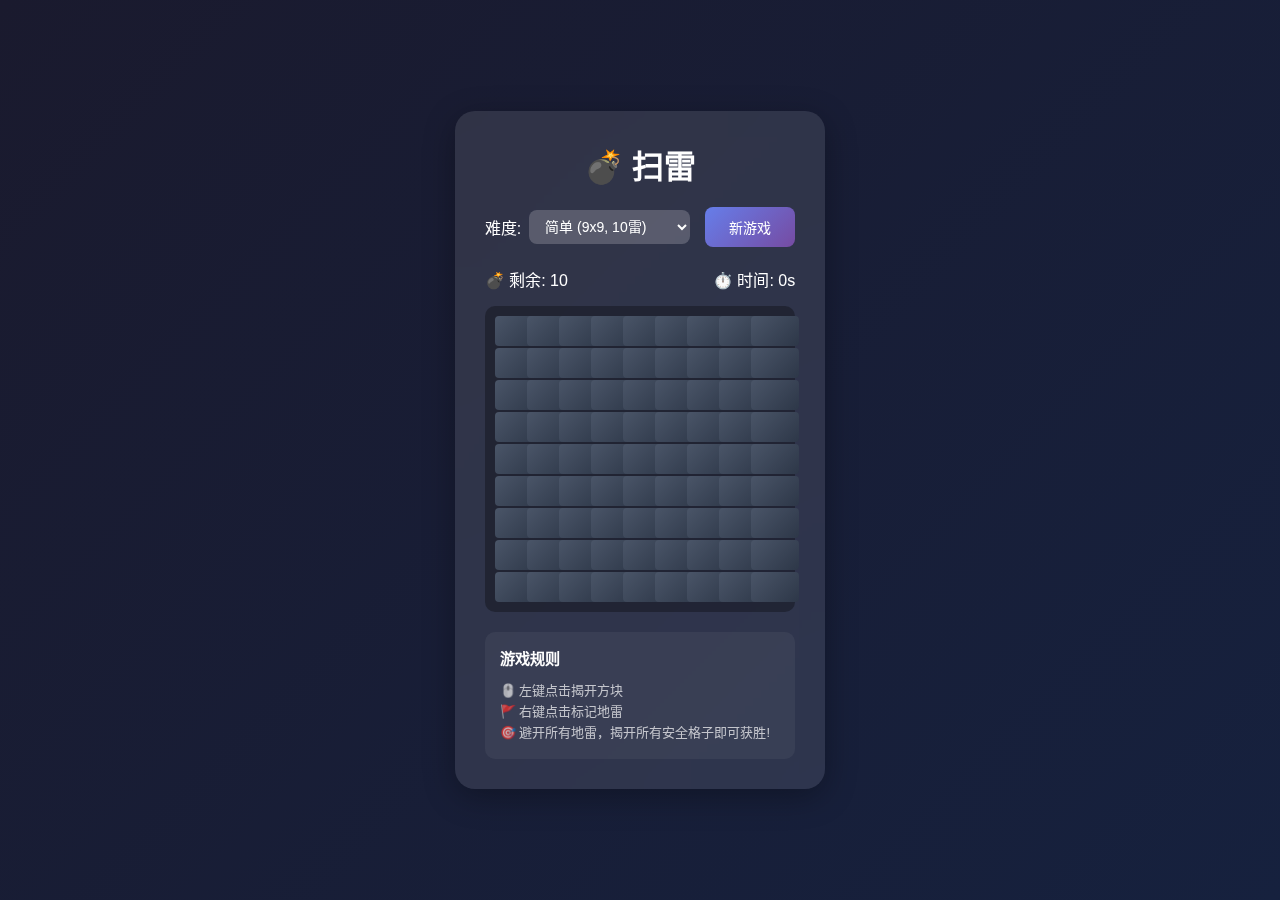
<file: minesweeper/index.html>
<!DOCTYPE html>
<html lang="zh-CN">
<head>
    <meta charset="UTF-8">
    <meta name="viewport" content="width=device-width, initial-scale=1.0">
    <title>扫雷游戏</title>
    <style>
        * {
            margin: 0;
            padding: 0;
            box-sizing: border-box;
        }

        body {
            font-family: -apple-system, BlinkMacSystemFont, 'Segoe UI', Roboto, sans-serif;
            background: linear-gradient(135deg, #1a1a2e 0%, #16213e 100%);
            min-height: 100vh;
            display: flex;
            justify-content: center;
            align-items: center;
            padding: 20px;
        }

        .game-container {
            background: rgba(255, 255, 255, 0.1);
            backdrop-filter: blur(10px);
            border-radius: 20px;
            padding: 30px;
            box-shadow: 0 8px 32px rgba(0, 0, 0, 0.3);
        }

        h1 {
            color: #fff;
            text-align: center;
            margin-bottom: 20px;
            font-size: 2rem;
        }

        .controls {
            display: flex;
            gap: 15px;
            margin-bottom: 20px;
            flex-wrap: wrap;
            justify-content: center;
        }

        .controls label {
            color: #fff;
            display: flex;
            align-items: center;
            gap: 8px;
        }

        .controls select,
        .controls input {
            padding: 8px 12px;
            border-radius: 8px;
            border: none;
            background: rgba(255, 255, 255, 0.2);
            color: #fff;
            font-size: 14px;
        }

        .controls select option {
            background: #1a1a2e;
        }

        button {
            padding: 10px 24px;
            border-radius: 8px;
            border: none;
            background: linear-gradient(135deg, #667eea 0%, #764ba2 100%);
            color: #fff;
            font-size: 14px;
            cursor: pointer;
            transition: transform 0.2s, box-shadow 0.2s;
        }

        button:hover {
            transform: translateY(-2px);
            box-shadow: 0 4px 15px rgba(102, 126, 234, 0.4);
        }

        .status-bar {
            display: flex;
            justify-content: space-between;
            margin-bottom: 15px;
            color: #fff;
            font-size: 16px;
        }

        .board {
            display: grid;
            gap: 2px;
            background: rgba(0, 0, 0, 0.3);
            padding: 10px;
            border-radius: 10px;
        }

        .cell {
            width: 30px;
            height: 30px;
            border-radius: 4px;
            border: none;
            cursor: pointer;
            font-weight: bold;
            font-size: 14px;
            transition: all 0.15s ease;
            display: flex;
            align-items: center;
            justify-content: center;
        }

        .cell.hidden {
            background: linear-gradient(135deg, #4a5568 0%, #2d3748 100%);
        }

        .cell.hidden:hover {
            background: linear-gradient(135deg, #5a6578 0%, #3d4758 100%);
        }

        .cell.revealed {
            background: rgba(255, 255, 255, 0.1);
            cursor: default;
        }

        .cell.mine {
            background: linear-gradient(135deg, #e53e3e 0%, #c53030 100%);
        }

        .cell.flagged {
            background: linear-gradient(135deg, #ed8936 0%, #dd6b20 100%);
        }

        .cell[data-number="1"] { color: #3182ce; }
        .cell[data-number="2"] { color: #38a169; }
        .cell[data-number="3"] { color: #e53e3e; }
        .cell[data-number="4"] { color: #805ad5; }
        .cell[data-number="5"] { color: #dd6b20; }
        .cell[data-number="6"] { color: #00b5d8; }
        .cell[data-number="7"] { color: #1a202c; }
        .cell[data-number="8"] { color: #718096; }

        .message {
            text-align: center;
            margin-top: 15px;
            padding: 15px;
            border-radius: 10px;
            font-size: 18px;
            font-weight: bold;
            color: #fff;
        }

        .message.win {
            background: linear-gradient(135deg, #48bb78 0%, #38a169 100%);
        }

        .message.lose {
            background: linear-gradient(135deg, #f56565 0%, #e53e3e 100%);
        }

        .instructions {
            margin-top: 20px;
            padding: 15px;
            background: rgba(255, 255, 255, 0.05);
            border-radius: 10px;
            color: rgba(255, 255, 255, 0.7);
            font-size: 13px;
            line-height: 1.6;
        }

        .instructions h3 {
            color: #fff;
            margin-bottom: 10px;
        }
    </style>
</head>
<body>
    <div class="game-container">
        <h1>💣 扫雷</h1>

        <div class="controls">
            <label>
                难度:
                <select id="difficulty">
                    <option value="easy">简单 (9x9, 10雷)</option>
                    <option value="medium">中等 (16x16, 40雷)</option>
                    <option value="hard">困难 (30x16, 99雷)</option>
                </select>
            </label>
            <button onclick="newGame()">新游戏</button>
        </div>

        <div class="status-bar">
            <span>💣 剩余: <span id="mines-left">0</span></span>
            <span>⏱️ 时间: <span id="timer">0</span>s</span>
        </div>

        <div class="board" id="board"></div>

        <div class="message" id="message" style="display: none;"></div>

        <div class="instructions">
            <h3>游戏规则</h3>
            <p>🖱️ 左键点击揭开方块</p>
            <p>🚩 右键点击标记地雷</p>
            <p>🎯 避开所有地雷，揭开所有安全格子即可获胜!</p>
        </div>
    </div>

    <script>
        const difficulties = {
            easy: { rows: 9, cols: 9, mines: 10 },
            medium: { rows: 16, cols: 16, mines: 40 },
            hard: { rows: 16, cols: 30, mines: 99 }
        };

        let board = [];
        let revealed = [];
        let flagged = [];
        let gameOver = false;
        let timer = 0;
        let timerInterval = null;
        let currentDifficulty = 'easy';
        let firstClick = true;

        function newGame() {
            const diff = difficulties[currentDifficulty];
            const { rows, cols, mines } = diff;

            // 重置状态
            board = [];
            revealed = [];
            flagged = [];
            gameOver = false;
            timer = 0;
            firstClick = true;

            clearInterval(timerInterval);
            document.getElementById('timer').textContent = '0';
            document.getElementById('mines-left').textContent = mines;
            document.getElementById('message').style.display = 'none';
            document.getElementById('message').className = 'message';

            // 初始化棋盘
            for (let i = 0; i < rows; i++) {
                board[i] = [];
                revealed[i] = [];
                flagged[i] = [];
                for (let j = 0; j < cols; j++) {
                    board[i][j] = 0;
                    revealed[i][j] = false;
                    flagged[i][j] = false;
                }
            }

            renderBoard();
        }

        function placeMines(excludeRow, excludeCol) {
            const diff = difficulties[currentDifficulty];
            let { rows, cols, mines } = diff;

            let placed = 0;
            while (placed < mines) {
                const row = Math.floor(Math.random() * rows);
                const col = Math.floor(Math.random() * cols);

                // 排除第一次点击周围
                if (Math.abs(row - excludeRow) <= 1 && Math.abs(col - excludeCol) <= 1) {
                    continue;
                }

                if (board[row][col] !== -1) {
                    board[row][col] = -1;
                    placed++;
                }
            }

            // 计算数字
            for (let i = 0; i < rows; i++) {
                for (let j = 0; j < cols; j++) {
                    if (board[i][j] === -1) continue;
                    let count = 0;
                    for (let di = -1; di <= 1; di++) {
                        for (let dj = -1; dj <= 1; dj++) {
                            const ni = i + di;
                            const nj = j + dj;
                            if (ni >= 0 && ni < rows && nj >= 0 && nj < cols && board[ni][nj] === -1) {
                                count++;
                            }
                        }
                    }
                    board[i][j] = count;
                }
            }
        }

        function renderBoard() {
            const diff = difficulties[currentDifficulty];
            const { rows, cols } = diff;

            const boardEl = document.getElementById('board');
            boardEl.innerHTML = '';
            boardEl.style.gridTemplateColumns = `repeat(${cols}, 30px)`;

            for (let i = 0; i < rows; i++) {
                for (let j = 0; j < cols; j++) {
                    const cell = document.createElement('button');
                    cell.className = 'cell hidden';
                    cell.dataset.row = i;
                    cell.dataset.col = j;

                    cell.addEventListener('click', () => handleClick(i, j));
                    cell.addEventListener('contextmenu', (e) => {
                        e.preventDefault();
                        handleRightClick(i, j);
                    });

                    boardEl.appendChild(cell);
                }
            }
        }

        function handleClick(row, col) {
            if (gameOver || flagged[row][col] || revealed[row][col]) return;

            if (firstClick) {
                firstClick = false;
                placeMines(row, col);
                startTimer();
            }

            revealCell(row, col);
            checkWin();
        }

        function handleRightClick(row, col) {
            if (gameOver || revealed[row][col]) return;

            const cell = document.querySelector(`[data-row="${row}"][data-col="${col}"]`);
            const diff = difficulties[currentDifficulty];

            if (flagged[row][col]) {
                flagged[row][col] = false;
                cell.classList.remove('flagged');
                cell.textContent = '';
                document.getElementById('mines-left').textContent =
                    parseInt(document.getElementById('mines-left').textContent) + 1;
            } else {
                flagged[row][col] = true;
                cell.classList.add('flagged');
                cell.textContent = '🚩';
                document.getElementById('mines-left').textContent =
                    parseInt(document.getElementById('mines-left').textContent) - 1;
            }
        }

        function revealCell(row, col) {
            const diff = difficulties[currentDifficulty];
            const { rows, cols } = diff;

            if (row < 0 || row >= rows || col < 0 || col >= cols) return;
            if (revealed[row][col] || flagged[row][col]) return;

            revealed[row][col] = true;
            const cell = document.querySelector(`[data-row="${row}"][data-col="${col}"]`);
            cell.classList.remove('hidden');
            cell.classList.add('revealed');

            if (board[row][col] === -1) {
                // 踩到地雷
                cell.classList.add('mine');
                cell.textContent = '💣';
                endGame(false);
                return;
            }

            if (board[row][col] > 0) {
                cell.textContent = board[row][col];
                cell.dataset.number = board[row][col];
            } else {
                // 空白格子，递归揭开周围
                for (let di = -1; di <= 1; di++) {
                    for (let dj = -1; dj <= 1; dj++) {
                        revealCell(row + di, col + dj);
                    }
                }
            }
        }

        function checkWin() {
            if (gameOver) return;

            const diff = difficulties[currentDifficulty];
            const { rows, cols, mines } = diff;

            let safeRevealed = 0;
            for (let i = 0; i < rows; i++) {
                for (let j = 0; j < cols; j++) {
                    if (revealed[i][j] && board[i][j] !== -1) {
                        safeRevealed++;
                    }
                }
            }

            if (safeRevealed === rows * cols - mines) {
                endGame(true);
            }
        }

        function endGame(won) {
            gameOver = true;
            clearInterval(timerInterval);

            const message = document.getElementById('message');
            message.style.display = 'block';
            message.className = won ? 'message win' : 'message lose';
            message.textContent = won ? '🎉 恭喜获胜！' : '💥 游戏结束！';

            // 显示所有地雷
            const diff = difficulties[currentDifficulty];
            const { rows, cols } = diff;

            for (let i = 0; i < rows; i++) {
                for (let j = 0; j < cols; j++) {
                    if (board[i][j] === -1) {
                        const cell = document.querySelector(`[data-row="${i}"][data-col="${j}"]`);
                        if (!cell.classList.contains('mine')) {
                            cell.classList.add('mine');
                            cell.textContent = flagged[i][j] ? '🚩' : '💣';
                        }
                    }
                }
            }
        }

        function startTimer() {
            timerInterval = setInterval(() => {
                timer++;
                document.getElementById('timer').textContent = timer;
            }, 1000);
        }

        // 难度选择
        document.getElementById('difficulty').addEventListener('change', (e) => {
            currentDifficulty = e.target.value;
            newGame();
        });

        // 开始游戏
        newGame();
    </script>
</body>
</html>
</file>
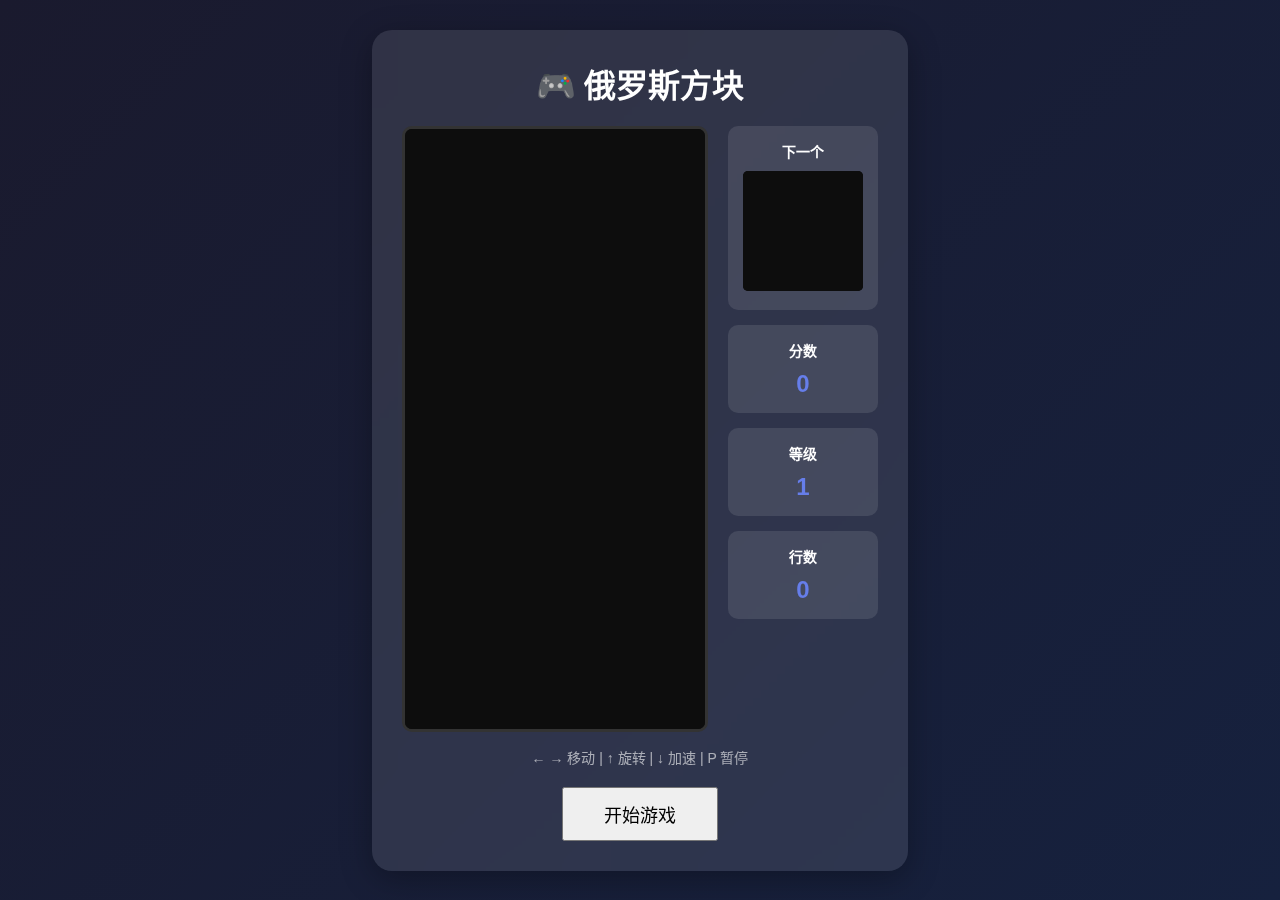
<file: tetris/index.html>
<!DOCTYPE html>
<html lang="zh-CN">
<head>
    <meta charset="UTF-8">
    <meta name="viewport" content="width=device-width, initial-scale=1.0">
    <title>俄罗斯方块</title>
    <link rel="stylesheet" href="style.css">
</head>
<body>
    <div class="game-container">
        <h1>🎮 俄罗斯方块</h1>
        
        <div class="game-area">
            <canvas id="gameCanvas" width="300" height="600"></canvas>
            
            <div class="side-panel">
                <div class="info-box">
                    <h3>下一个</h3>
                    <canvas id="nextCanvas" width="120" height="120"></canvas>
                </div>
                
                <div class="info-box">
                    <h3>分数</h3>
                    <div id="score">0</div>
                </div>
                
                <div class="info-box">
                    <h3>等级</h3>
                    <div id="level">1</div>
                </div>
                
                <div class="info-box">
                    <h3>行数</h3>
                    <div id="lines">0</div>
                </div>
            </div>
        </div>
        
        <div class="controls-info">
            <p>← → 移动 | ↑ 旋转 | ↓ 加速 | P 暂停</p>
        </div>
        
        <button id="startBtn">开始游戏</button>
    </div>
    
    <div id="gameOver" class="modal">
        <div class="modal-content">
            <h2>游戏结束！</h2>
            <p>最终分数: <span id="finalScore">0</span></p>
            <button onclick="location.reload()">再来一局</button>
        </div>
    </div>
    
    <div id="pauseModal" class="modal">
        <div class="modal-content">
            <h2>暂停中</h2>
            <p>按 P 继续游戏</p>
        </div>
    </div>
    
    <script src="script.js"></script>
</body>
</html>
</file>
<file: tetris/style.css>
* {
    margin: 0;
    padding: 0;
    box-sizing: border-box;
}

body {
    font-family: -apple-system, BlinkMacSystemFont, 'Segoe UI', Roboto, sans-serif;
    background: linear-gradient(135deg, #1a1a2e 0%, #16213e 100%);
    min-height: 100vh;
    display: flex;
    justify-content: center;
    align-items: center;
    padding: 20px;
}

.game-container {
    background: rgba(255, 255, 255, 0.1);
    backdrop-filter: blur(10px);
    border-radius: 20px;
    padding: 30px;
    box-shadow: 0 8px 32px rgba(0, 0, 0, 0.3);
}

h1 {
    color: #fff;
    text-align: center;
    margin-bottom: 20px;
    font-size: 2rem;
}

.game-area {
    display: flex;
    gap: 20px;
    justify-content: center;
}

#gameCanvas {
    background: #0d0d0d;
    border-radius: 10px;
    border: 3px solid #333;
}

.side-panel {
    display: flex;
    flex-direction: column;
    gap: 15px;
}

.info-box {
    background: rgba(255, 255, 255, 0.1);
    padding: 15px;
    border-radius: 10px;
    text-align: center;
    min-width: 120px;
}

.info-box h3 {
    color: #fff;
    margin-bottom: 10px;
    font-size: 14px;
}

.info-box div {
    color: #667eea;
    font-size: 24px;
    font-weight: bold;
}

#nextCanvas {
    background: #0d0d0d;
    border-radius: 5px;
    margin: 0 auto;
}

.controls-info {
    color: rgba(255, 255, 255, 0.6);
    text-align: center;
    margin-top: 15px;
    font-size: 14px;
}

#startBtn {
    display: block;
    margin: 20px auto 0;
    padding: 12px 40px;
    font-size: 18px;
}

.modal {
    display: none;
    position: fixed;
    top: 0;
    left: 0;
    width: 100%;
    height: 100%;
    background: rgba(0, 0, 0, 0.8);
    justify-content: center;
    align-items: center;
    z-index: 100;
}

.modal.show {
    display: flex;
}

.modal-content {
    background: linear-gradient(135deg, #1a1a2e 0%, #16213e 100%);
    padding: 40px;
    border-radius: 20px;
    text-align: center;
    color: #fff;
}

.modal-content h2 {
    margin-bottom: 20px;
    font-size: 2rem;
}

.modal-content p {
    margin-bottom: 20px;
    font-size: 1.2rem;
}

.modal-content button {
    padding: 12px 30px;
    font-size: 16px;
}
</file>
